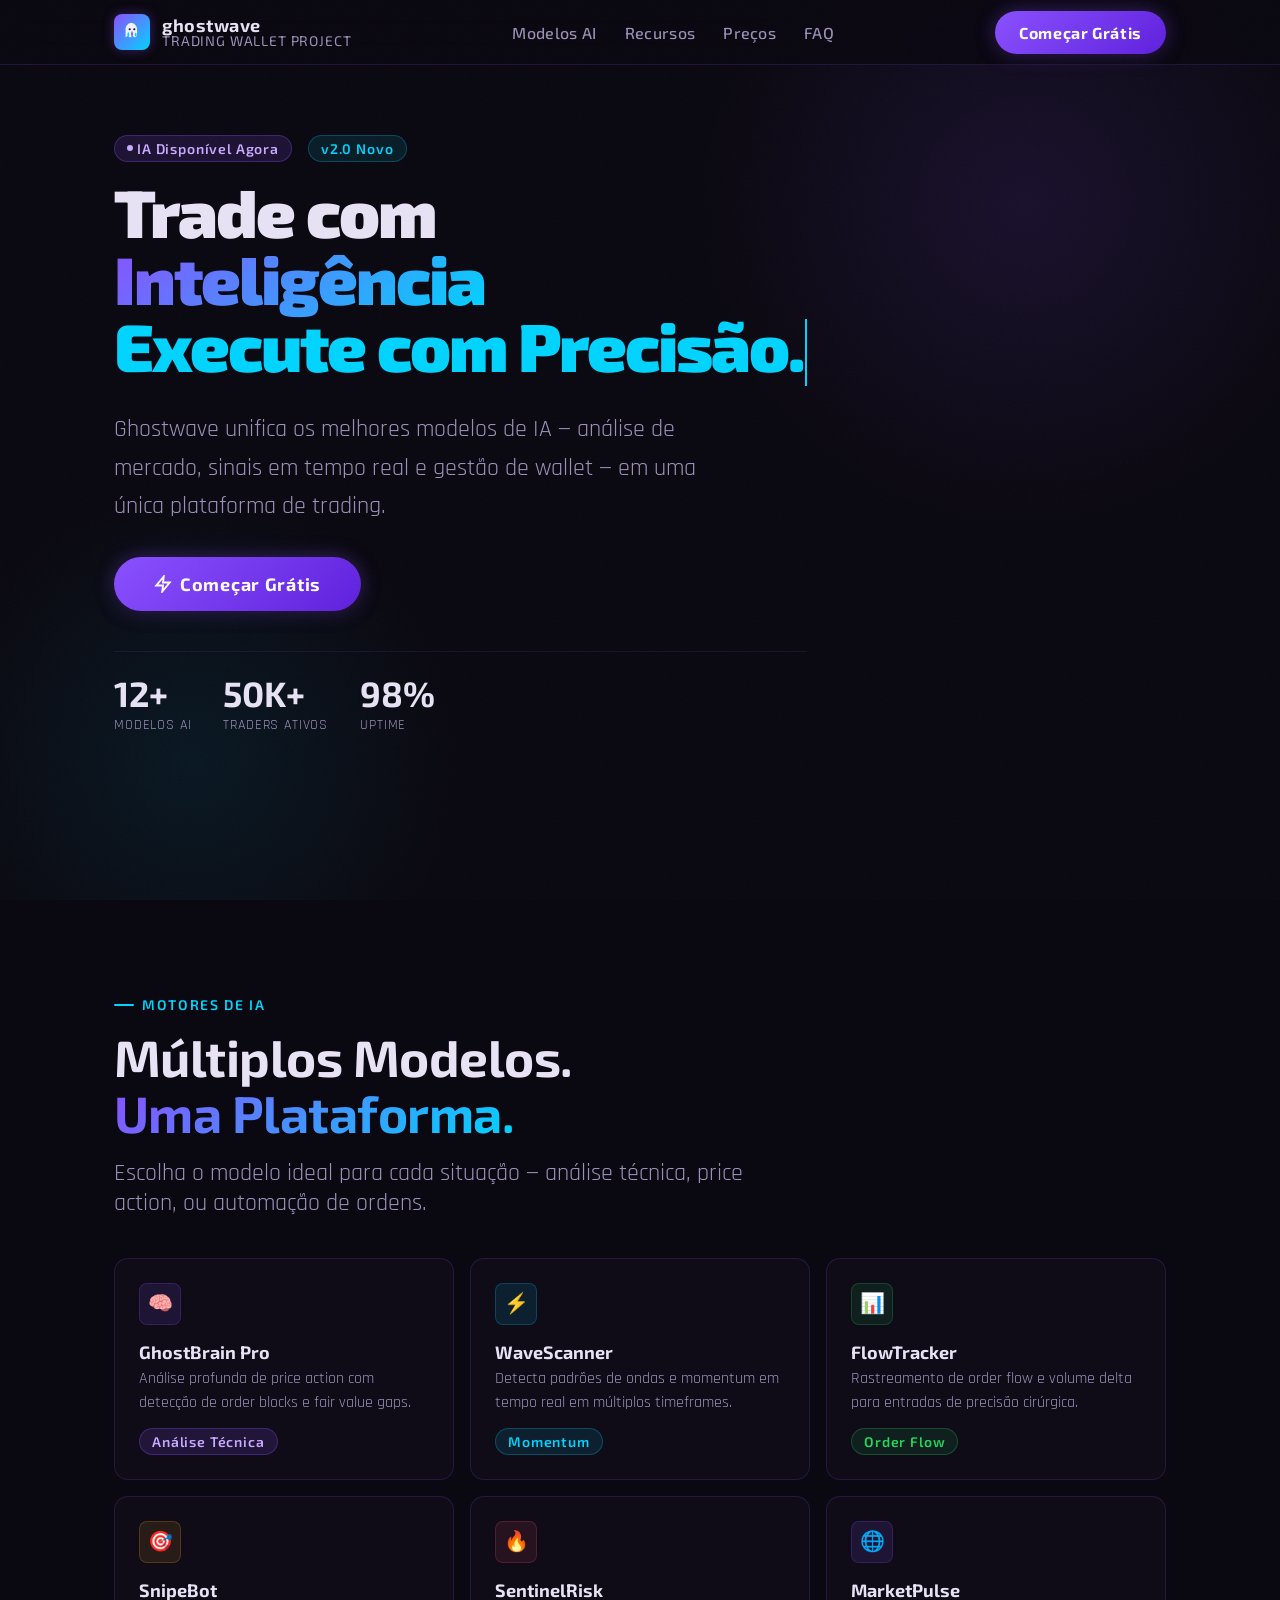
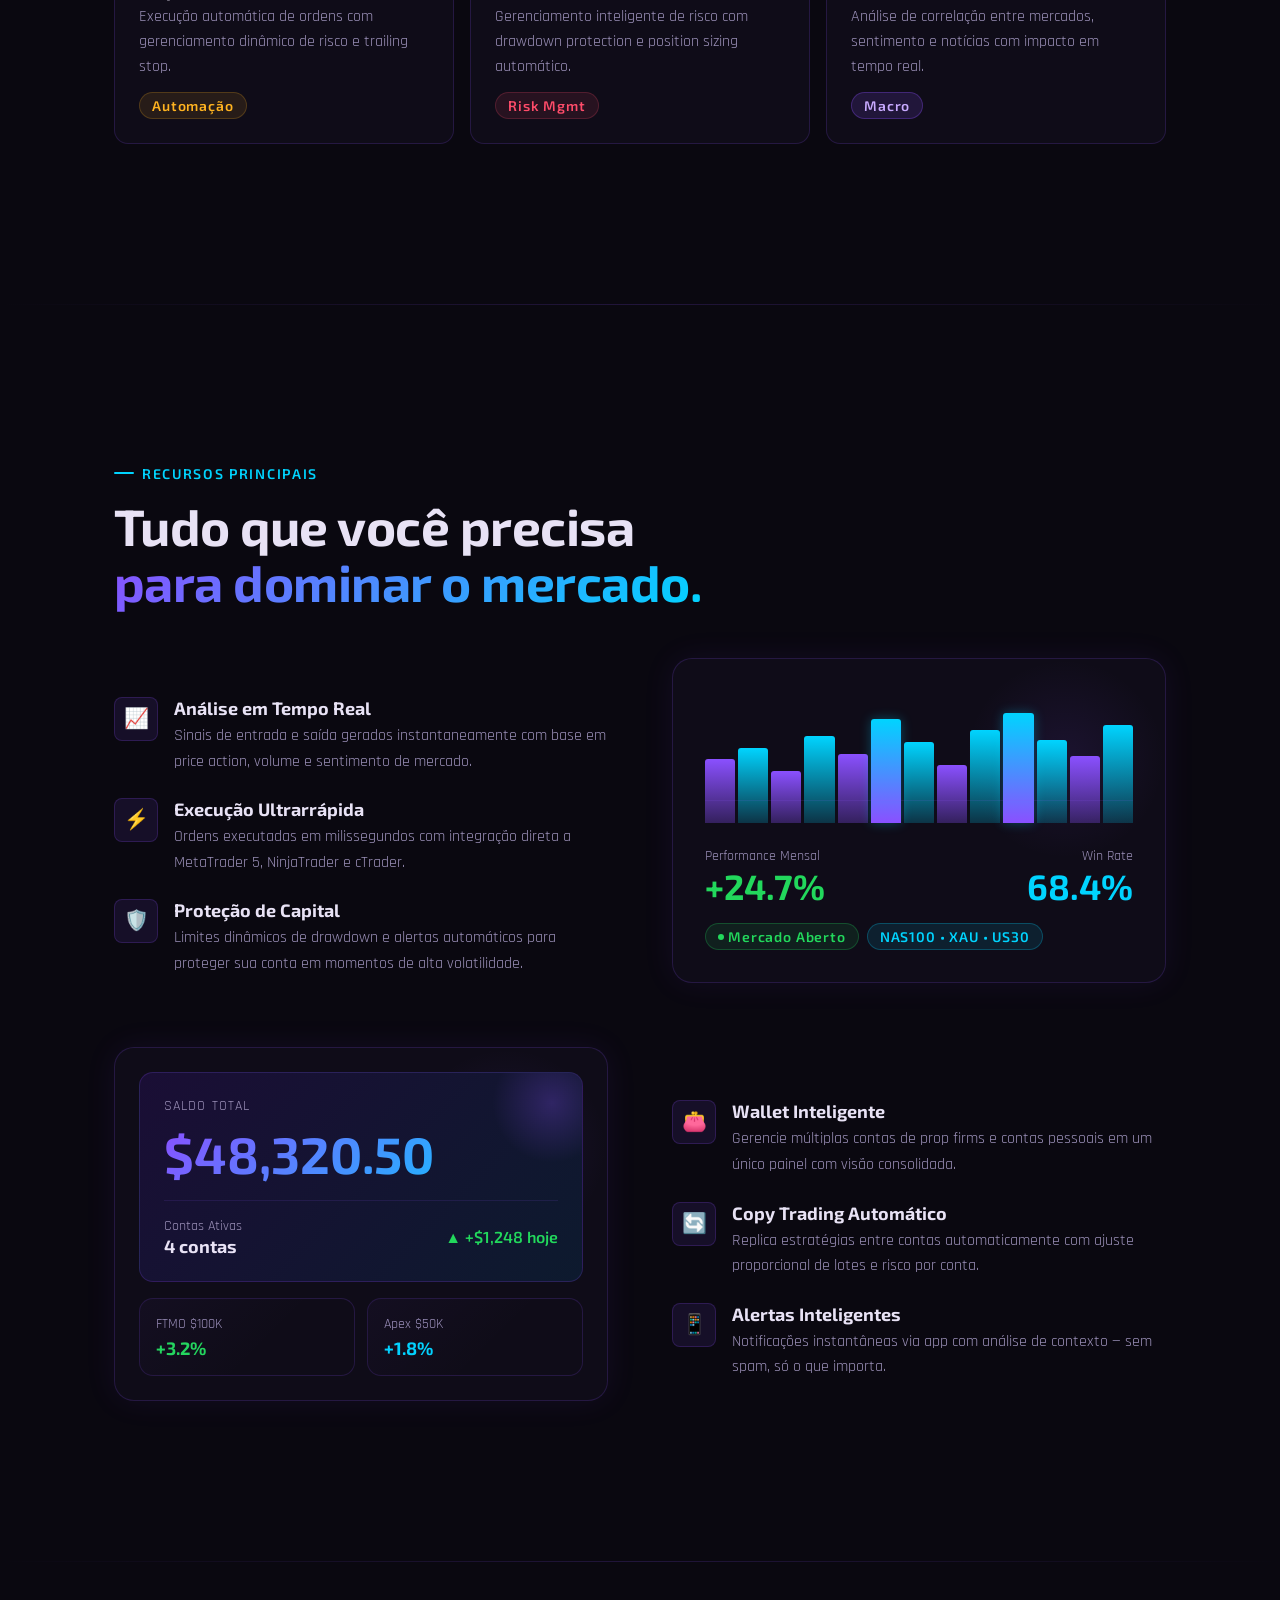
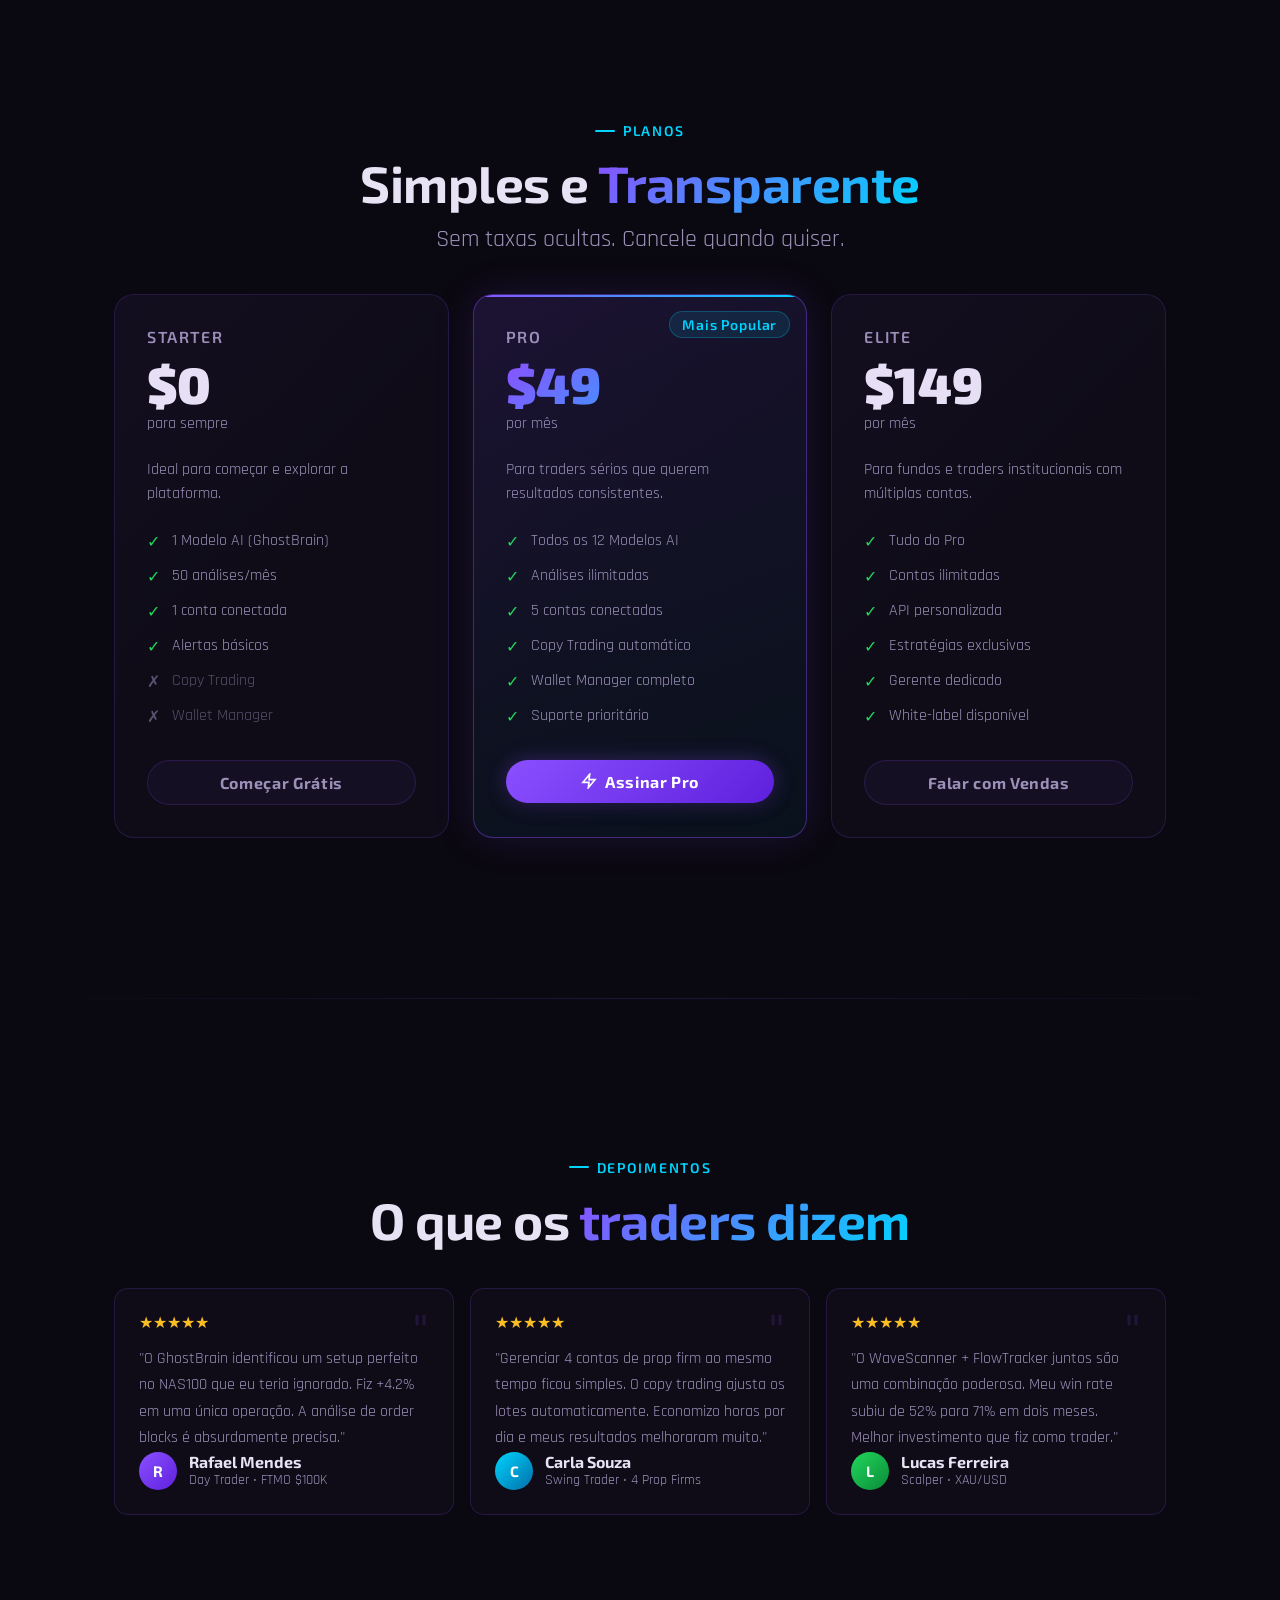
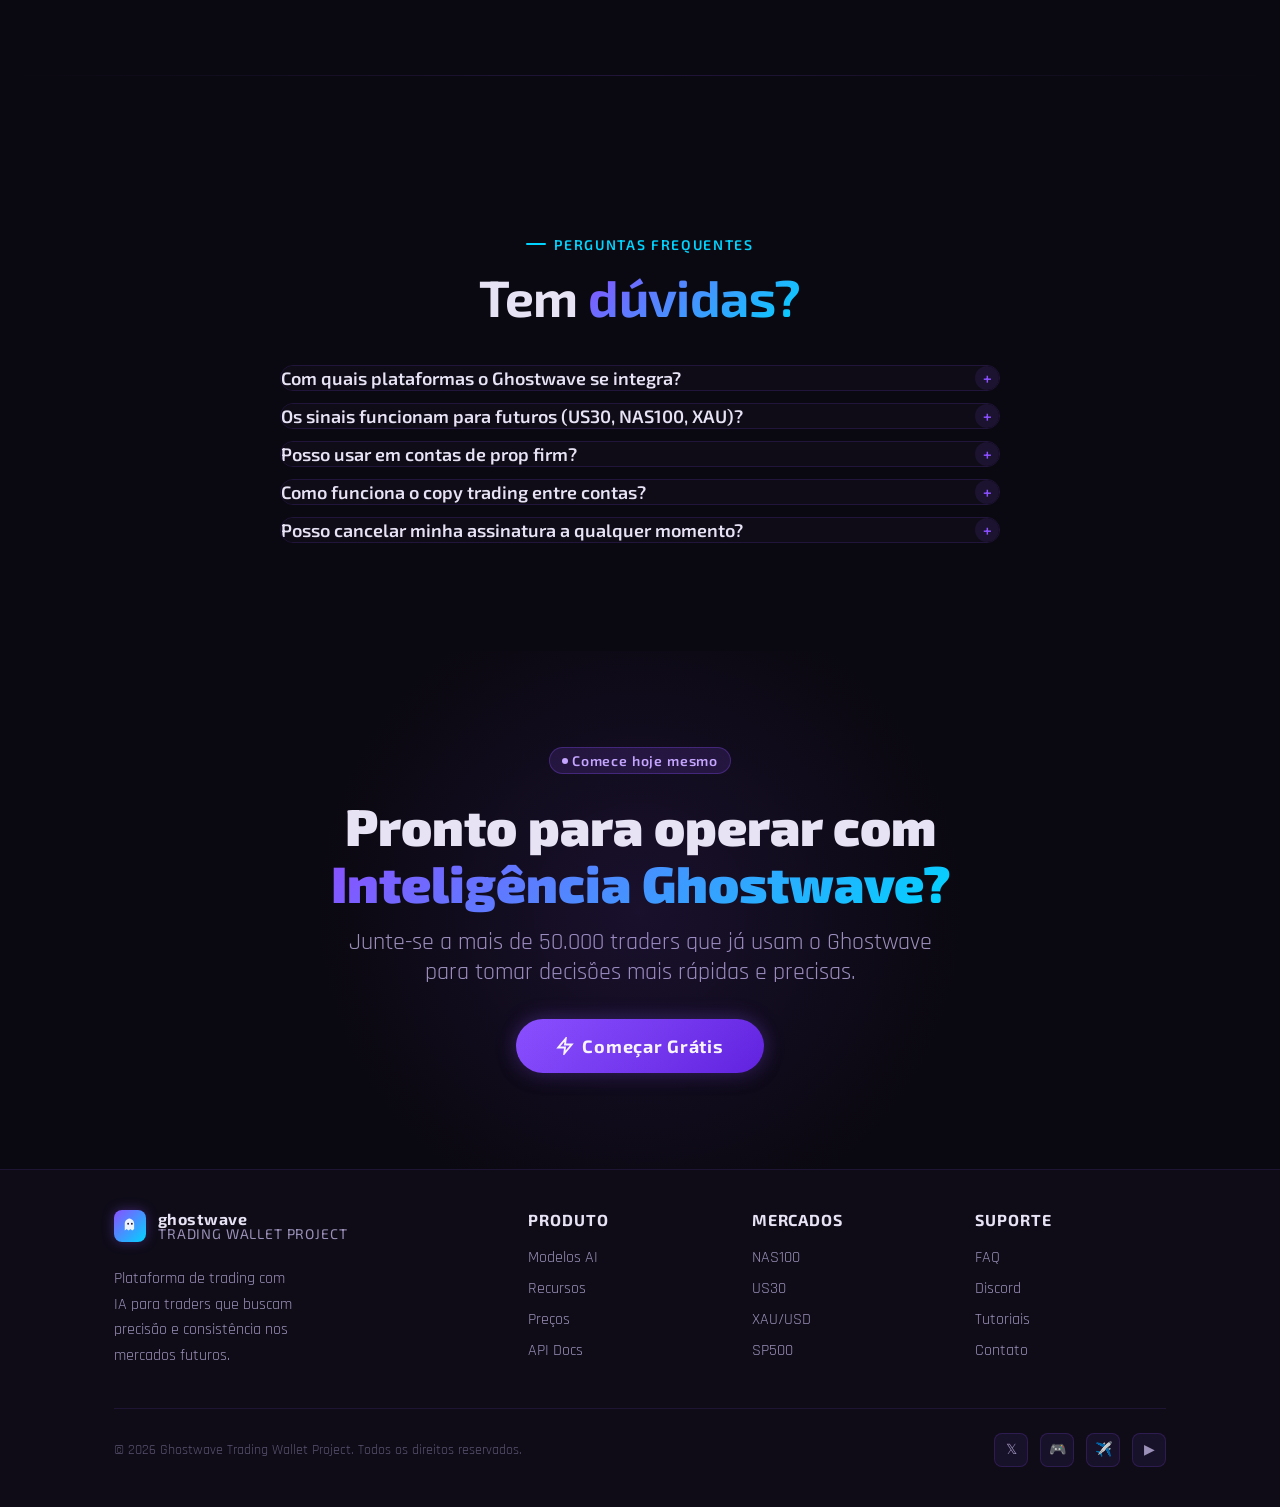
<file: index-pt.html>
<!DOCTYPE html>
<html lang="pt-BR" data-theme="dark">
<head>
<meta charset="UTF-8">
<meta name="viewport" content="width=device-width, initial-scale=1.0">
<title>Ghostwave — Trading Wallet Project</title>
<link rel="preconnect" href="https://fonts.googleapis.com">
<link rel="preconnect" href="https://fonts.gstatic.com" crossorigin>
<link href="https://fonts.googleapis.com/css2?family=Exo+2:wght@300;400;600;700;900&family=Rajdhani:wght@400;500;600;700&display=swap" rel="stylesheet">
<style>
/* ============================================================
   GHOSTWAVE — DESIGN TOKENS
   Dark theme: deep blacks, electric purple, cyan accents
   ============================================================ */
:root {
  --font-display: 'Exo 2', sans-serif;
  --font-body: 'Rajdhani', sans-serif;

  --color-bg:        #0a0810;
  --color-surface:   #0f0c18;
  --color-surface-2: #140f20;
  --color-surface-3: #1a1428;
  --color-border:    rgba(138, 80, 255, 0.18);
  --color-divider:   rgba(138, 80, 255, 0.12);

  --color-text:       #e8e2f5;
  --color-text-muted: #9b90b8;
  --color-text-faint: #5a5270;

  /* Primary — Electric Purple */
  --color-primary:   #8a50ff;
  --color-primary-2: #6b35e8;
  --color-primary-glow: rgba(138, 80, 255, 0.35);

  /* Accent — Electric Cyan */
  --color-cyan:      #00d4ff;
  --color-cyan-dim:  #0099cc;
  --color-cyan-glow: rgba(0, 212, 255, 0.3);

  /* Lightning White */
  --color-lightning: #c8aaff;

  /* Status */
  --color-success: #22d85c;
  --color-warning: #ffb320;
  --color-error:   #ff4c6a;

  --radius-sm: 4px;
  --radius-md: 8px;
  --radius-lg: 14px;
  --radius-xl: 20px;
  --radius-full: 9999px;

  --text-xs:   clamp(0.75rem,  0.7rem + 0.25vw, 0.875rem);
  --text-sm:   clamp(0.875rem, 0.8rem + 0.35vw, 1rem);
  --text-base: clamp(1rem,     0.95rem + 0.25vw, 1.125rem);
  --text-lg:   clamp(1.125rem, 1rem + 0.75vw, 1.5rem);
  --text-xl:   clamp(1.5rem,   1.2rem + 1.25vw, 2.25rem);
  --text-2xl:  clamp(2rem,     1.2rem + 2.5vw, 3.5rem);
  --text-3xl:  clamp(2.5rem,   1rem + 4vw, 5rem);

  --space-1: 0.25rem; --space-2: 0.5rem; --space-3: 0.75rem;
  --space-4: 1rem;    --space-6: 1.5rem; --space-8: 2rem;
  --space-10: 2.5rem; --space-12: 3rem;  --space-16: 4rem;
  --space-20: 5rem;   --space-24: 6rem;

  --transition: 200ms cubic-bezier(0.16, 1, 0.3, 1);
  --content-default: 1100px;
  --content-narrow: 720px;
}

*, *::before, *::after { box-sizing: border-box; margin: 0; padding: 0; }
html { scroll-behavior: smooth; -webkit-font-smoothing: antialiased; }
body {
  min-height: 100dvh;
  font-family: var(--font-body);
  font-size: var(--text-base);
  color: var(--color-text);
  background-color: var(--color-bg);
  overflow-x: hidden;
}
img { display: block; max-width: 100%; }
ul[role="list"] { list-style: none; }
input, button, select { font: inherit; color: inherit; }
h1,h2,h3,h4 { text-wrap: balance; line-height: 1.1; font-family: var(--font-display); }
p { text-wrap: pretty; }
button { cursor: pointer; background: none; border: none; }
::selection { background: rgba(138,80,255,0.3); color: #fff; }
:focus-visible { outline: 2px solid var(--color-cyan); outline-offset: 3px; border-radius: var(--radius-sm); }

/* ===================== GLOBAL NOISE OVERLAY ===================== */
body::before {
  content: '';
  position: fixed;
  inset: 0;
  background-image: url("data:image/svg+xml,%3Csvg xmlns='http://www.w3.org/2000/svg' width='200' height='200'%3E%3Cfilter id='n'%3E%3CfeTurbulence type='fractalNoise' baseFrequency='0.9' numOctaves='4' stitchTiles='stitch'/%3E%3C/filter%3E%3Crect width='200' height='200' filter='url(%23n)' opacity='0.04'/%3E%3C/svg%3E");
  pointer-events: none;
  z-index: 1000;
  opacity: 0.6;
}

/* ===================== SCROLLBAR ===================== */
::-webkit-scrollbar { width: 6px; }
::-webkit-scrollbar-track { background: var(--color-bg); }
::-webkit-scrollbar-thumb { background: var(--color-primary-2); border-radius: var(--radius-full); }

/* ===================== TYPOGRAPHY ===================== */
.display-heading {
  font-family: var(--font-display);
  font-size: var(--text-3xl);
  font-weight: 900;
  letter-spacing: -0.02em;
  line-height: 1.0;
}
.section-heading {
  font-family: var(--font-display);
  font-size: var(--text-2xl);
  font-weight: 700;
  letter-spacing: -0.01em;
}
.label-tag {
  font-family: var(--font-display);
  font-size: var(--text-xs);
  font-weight: 600;
  letter-spacing: 0.12em;
  text-transform: uppercase;
  color: var(--color-cyan);
}
.text-gradient {
  background: linear-gradient(135deg, var(--color-primary) 0%, var(--color-cyan) 100%);
  -webkit-background-clip: text;
  -webkit-text-fill-color: transparent;
  background-clip: text;
}
.text-purple { color: var(--color-primary); }
.text-cyan { color: var(--color-cyan); }
.text-muted { color: var(--color-text-muted); }

/* ===================== LAYOUT ===================== */
.container {
  max-width: var(--content-default);
  margin-inline: auto;
  padding-inline: var(--space-6);
}
.container--narrow {
  max-width: var(--content-narrow);
  margin-inline: auto;
  padding-inline: var(--space-6);
}

/* ===================== BUTTONS ===================== */
.btn {
  display: inline-flex;
  align-items: center;
  gap: var(--space-2);
  padding: var(--space-3) var(--space-6);
  border-radius: var(--radius-full);
  font-family: var(--font-display);
  font-size: var(--text-sm);
  font-weight: 700;
  letter-spacing: 0.04em;
  text-decoration: none;
  transition: all var(--transition);
  cursor: pointer;
  white-space: nowrap;
}
.btn-primary {
  background: linear-gradient(135deg, var(--color-primary) 0%, #5f20dd 100%);
  color: #fff;
  box-shadow: 0 0 20px var(--color-primary-glow), 0 4px 16px rgba(0,0,0,0.5);
}
.btn-primary:hover {
  transform: translateY(-2px);
  box-shadow: 0 0 32px var(--color-primary-glow), 0 8px 24px rgba(0,0,0,0.6);
}
.btn-cyan {
  background: linear-gradient(135deg, var(--color-cyan) 0%, #0077bb 100%);
  color: #000;
  box-shadow: 0 0 20px var(--color-cyan-glow), 0 4px 16px rgba(0,0,0,0.5);
}
.btn-cyan:hover {
  transform: translateY(-2px);
  box-shadow: 0 0 36px var(--color-cyan-glow), 0 8px 24px rgba(0,0,0,0.6);
}
.btn-ghost {
  border: 1px solid var(--color-border);
  color: var(--color-text-muted);
  background: rgba(138,80,255,0.05);
}
.btn-ghost:hover {
  border-color: var(--color-primary);
  color: var(--color-text);
  background: rgba(138,80,255,0.12);
}
.btn-lg { padding: var(--space-4) var(--space-10); font-size: var(--text-base); }

/* ===================== BADGE ===================== */
.badge {
  display: inline-flex;
  align-items: center;
  gap: var(--space-1);
  padding: var(--space-1) var(--space-3);
  border-radius: var(--radius-full);
  font-size: var(--text-xs);
  font-weight: 600;
  font-family: var(--font-display);
  letter-spacing: 0.06em;
}
.badge-purple {
  background: rgba(138,80,255,0.15);
  border: 1px solid rgba(138,80,255,0.3);
  color: var(--color-lightning);
}
.badge-cyan {
  background: rgba(0,212,255,0.1);
  border: 1px solid rgba(0,212,255,0.25);
  color: var(--color-cyan);
}
.badge-success {
  background: rgba(34,216,92,0.1);
  border: 1px solid rgba(34,216,92,0.25);
  color: var(--color-success);
}
.badge-dot {
  width: 6px; height: 6px;
  border-radius: 50%;
  background: currentColor;
  animation: pulse-dot 2s ease-in-out infinite;
}
@keyframes pulse-dot {
  0%,100% { opacity: 1; }
  50% { opacity: 0.4; }
}

/* ===================== CARDS ===================== */
.card {
  background: var(--color-surface);
  border: 1px solid var(--color-border);
  border-radius: var(--radius-lg);
  padding: var(--space-6);
  transition: all var(--transition);
  position: relative;
  overflow: hidden;
}
.card::before {
  content: '';
  position: absolute;
  inset: 0;
  background: linear-gradient(135deg, rgba(138,80,255,0.04) 0%, transparent 60%);
  pointer-events: none;
}
.card:hover {
  border-color: rgba(138,80,255,0.35);
  box-shadow: 0 0 24px rgba(138,80,255,0.1), 0 8px 32px rgba(0,0,0,0.4);
  transform: translateY(-3px);
}
.card-glow {
  box-shadow: 0 0 0 1px rgba(138,80,255,0.2), 0 8px 32px rgba(138,80,255,0.08);
}

/* ===================== DIVIDER ===================== */
.divider {
  height: 1px;
  background: linear-gradient(90deg, transparent, var(--color-border), transparent);
  margin: var(--space-16) 0;
}

/* ===================== NAV ===================== */
.nav {
  position: fixed;
  top: 0; left: 0; right: 0;
  z-index: 900;
  background: rgba(10, 8, 16, 0.85);
  backdrop-filter: blur(16px) saturate(1.5);
  border-bottom: 1px solid var(--color-border);
}
.nav-inner {
  display: flex;
  align-items: center;
  justify-content: space-between;
  height: 64px;
  gap: var(--space-8);
}
.nav-logo {
  display: flex;
  align-items: center;
  gap: var(--space-3);
  text-decoration: none;
  flex-shrink: 0;
}
.nav-logo-icon {
  width: 36px; height: 36px;
  background: linear-gradient(135deg, var(--color-primary), var(--color-cyan));
  border-radius: var(--radius-md);
  display: flex; align-items: center; justify-content: center;
  box-shadow: 0 0 12px var(--color-primary-glow);
  position: relative;
}
.nav-logo-icon svg { width: 22px; height: 22px; }
.nav-logo-text {
  font-family: var(--font-display);
  font-size: var(--text-base);
  font-weight: 700;
  letter-spacing: 0.03em;
  color: var(--color-text);
  line-height: 1;
}
.nav-logo-text span {
  display: block;
  font-size: var(--text-xs);
  color: var(--color-text-muted);
  font-weight: 400;
  letter-spacing: 0.06em;
  text-transform: uppercase;
}
.nav-links {
  display: flex;
  align-items: center;
  gap: var(--space-1);
  list-style: none;
}
.nav-links a {
  display: block;
  padding: var(--space-2) var(--space-3);
  border-radius: var(--radius-md);
  font-family: var(--font-display);
  font-size: var(--text-sm);
  font-weight: 500;
  color: var(--color-text-muted);
  text-decoration: none;
  transition: all var(--transition);
  letter-spacing: 0.02em;
}
.nav-links a:hover { color: var(--color-text); background: rgba(138,80,255,0.08); }
.nav-links a.active { color: var(--color-primary); }
.nav-actions { display: flex; align-items: center; gap: var(--space-3); }
.hamburger {
  display: none;
  flex-direction: column;
  gap: 5px;
  padding: var(--space-2);
  cursor: pointer;
}
.hamburger span {
  display: block;
  width: 22px; height: 2px;
  background: var(--color-text);
  border-radius: 2px;
  transition: all var(--transition);
}

/* ===================== HERO ===================== */
.hero {
  min-height: 100dvh;
  display: flex;
  align-items: center;
  position: relative;
  overflow: hidden;
  padding-top: 64px;
}

/* Lightning background canvas */
.hero-canvas {
  position: absolute;
  inset: 0;
  pointer-events: none;
}

/* Purple glow orbs */
.hero::before {
  content: '';
  position: absolute;
  top: -20%;
  right: -10%;
  width: 60vw; height: 60vw;
  background: radial-gradient(circle, rgba(138,80,255,0.12) 0%, transparent 60%);
  pointer-events: none;
}
.hero::after {
  content: '';
  position: absolute;
  bottom: -20%;
  left: -10%;
  width: 50vw; height: 50vw;
  background: radial-gradient(circle, rgba(0,212,255,0.08) 0%, transparent 60%);
  pointer-events: none;
}

.hero-inner {
  position: relative;
  z-index: 2;
  display: flex;
  flex-direction: column;
  align-items: flex-start;
  max-width: 760px;
  padding-block: var(--space-16);
}
.hero-tag {
  display: inline-flex;
  align-items: center;
  gap: var(--space-2);
  margin-bottom: var(--space-4);
}
.hero-heading {
  font-size: var(--text-3xl);
  font-weight: 900;
  letter-spacing: -0.03em;
  line-height: 1.0;
  margin-bottom: var(--space-6);
}
.hero-desc {
  font-size: var(--text-lg);
  color: var(--color-text-muted);
  line-height: 1.6;
  margin-bottom: var(--space-8);
  max-width: 52ch;
}
.hero-cta {
  display: flex;
  align-items: center;
  gap: var(--space-4);
  flex-wrap: wrap;
  margin-bottom: var(--space-10);
}
.hero-stats {
  display: flex;
  gap: var(--space-8);
  padding-top: var(--space-6);
  border-top: 1px solid var(--color-divider);
}
.hero-stat-num {
  font-family: var(--font-display);
  font-size: var(--text-xl);
  font-weight: 700;
  color: var(--color-text);
  line-height: 1;
  margin-bottom: var(--space-1);
}
.hero-stat-label {
  font-size: var(--text-xs);
  color: var(--color-text-muted);
  letter-spacing: 0.06em;
  text-transform: uppercase;
}

.chat-mockup {
  background: var(--color-surface);
  border: 1px solid var(--color-border);
  border-radius: var(--radius-xl);
  overflow: hidden;
  box-shadow: 0 0 40px rgba(138,80,255,0.15), 0 20px 60px rgba(0,0,0,0.6);
  position: relative;
}
.chat-header {
  display: flex;
  align-items: center;
  justify-content: space-between;
  padding: var(--space-4) var(--space-6);
  border-bottom: 1px solid var(--color-border);
  background: var(--color-surface-2);
}
.chat-header-left { display: flex; align-items: center; gap: var(--space-3); }
.chat-avatar {
  width: 32px; height: 32px;
  border-radius: 50%;
  background: linear-gradient(135deg, var(--color-primary), var(--color-cyan));
  display: flex; align-items: center; justify-content: center;
  font-size: 14px;
  box-shadow: 0 0 10px var(--color-primary-glow);
  flex-shrink: 0;
}
.chat-title {
  font-family: var(--font-display);
  font-size: var(--text-sm);
  font-weight: 700;
  color: var(--color-text);
}
.chat-subtitle { font-size: var(--text-xs); color: var(--color-text-muted); }
.chat-controls { display: flex; gap: var(--space-2); }
.chat-dot {
  width: 10px; height: 10px;
  border-radius: 50%;
}
.chat-messages {
  padding: var(--space-6);
  display: flex;
  flex-direction: column;
  gap: var(--space-4);
  min-height: 280px;
}
.msg {
  display: flex;
  gap: var(--space-3);
  max-width: 85%;
}
.msg.msg-out {
  flex-direction: row-reverse;
  margin-left: auto;
}
.msg-avatar {
  width: 28px; height: 28px;
  border-radius: 50%;
  flex-shrink: 0;
  display: flex; align-items: center; justify-content: center;
  font-size: 12px;
}
.msg-bubble {
  padding: var(--space-3) var(--space-4);
  border-radius: var(--radius-lg);
  font-size: var(--text-sm);
  line-height: 1.55;
}
.msg-in .msg-avatar { background: linear-gradient(135deg, var(--color-primary), #5f20dd); }
.msg-in .msg-bubble {
  background: var(--color-surface-3);
  border: 1px solid var(--color-border);
  color: var(--color-text);
  border-bottom-left-radius: var(--radius-sm);
}
.msg-out .msg-avatar { background: linear-gradient(135deg, var(--color-cyan), #006fa8); }
.msg-out .msg-bubble {
  background: linear-gradient(135deg, rgba(138,80,255,0.2), rgba(138,80,255,0.12));
  border: 1px solid rgba(138,80,255,0.25);
  color: var(--color-text);
  border-bottom-right-radius: var(--radius-sm);
}
.chat-input-area {
  padding: var(--space-4) var(--space-4);
  border-top: 1px solid var(--color-border);
  background: var(--color-surface-2);
}
.chat-input-row {
  display: flex;
  align-items: center;
  gap: var(--space-2);
  background: var(--color-surface-3);
  border: 1px solid var(--color-border);
  border-radius: var(--radius-full);
  padding: var(--space-2) var(--space-2) var(--space-2) var(--space-4);
}
.chat-input {
  flex: 1;
  background: none;
  border: none;
  outline: none;
  font-size: var(--text-sm);
  color: var(--color-text-muted);
}
.chat-send-btn {
  width: 34px; height: 34px;
  border-radius: 50%;
  background: linear-gradient(135deg, var(--color-primary), var(--color-cyan));
  display: flex; align-items: center; justify-content: center;
  cursor: pointer;
  border: none;
  flex-shrink: 0;
  box-shadow: 0 0 12px var(--color-primary-glow);
  transition: all var(--transition);
}
.chat-send-btn:hover { transform: scale(1.08); }

/* Floating badge on mockup */
.chat-float-badge {
  position: absolute;
  bottom: -18px;
  left: 24px;
  background: var(--color-surface-2);
  border: 1px solid var(--color-border);
  border-radius: var(--radius-full);
  padding: var(--space-2) var(--space-4);
  display: flex;
  align-items: center;
  gap: var(--space-2);
  font-size: var(--text-xs);
  font-family: var(--font-display);
  font-weight: 600;
  color: var(--color-success);
  box-shadow: 0 4px 16px rgba(0,0,0,0.4);
  animation: float 3s ease-in-out infinite;
}
@keyframes float {
  0%,100% { transform: translateY(0); }
  50% { transform: translateY(-6px); }
}

/* ===================== SECTION STYLES ===================== */
section { padding-block: clamp(var(--space-16), 8vw, var(--space-24)); }

.section-label {
  display: flex;
  align-items: center;
  gap: var(--space-2);
  margin-bottom: var(--space-4);
}
.section-label::before {
  content: '';
  display: block;
  width: 20px; height: 2px;
  background: var(--color-cyan);
  border-radius: 2px;
}

/* ===================== MODELS SECTION ===================== */
.models-grid {
  display: grid;
  grid-template-columns: repeat(auto-fill, minmax(min(260px, 100%), 1fr));
  gap: var(--space-4);
  margin-top: var(--space-10);
}
.model-card {
  background: var(--color-surface);
  border: 1px solid var(--color-border);
  border-radius: var(--radius-lg);
  padding: var(--space-6) var(--space-6);
  transition: all var(--transition);
  cursor: default;
  position: relative;
  overflow: hidden;
}
.model-card::after {
  content: '';
  position: absolute;
  top: 0; left: 0; right: 0;
  height: 2px;
  background: linear-gradient(90deg, var(--color-primary), var(--color-cyan));
  opacity: 0;
  transition: opacity var(--transition);
}
.model-card:hover {
  border-color: rgba(138,80,255,0.35);
  transform: translateY(-3px);
  box-shadow: 0 0 24px rgba(138,80,255,0.1);
}
.model-card:hover::after { opacity: 1; }
.model-icon {
  width: 42px; height: 42px;
  border-radius: var(--radius-md);
  display: flex; align-items: center; justify-content: center;
  margin-bottom: var(--space-4);
  font-size: 20px;
}
.model-name {
  font-family: var(--font-display);
  font-size: var(--text-base);
  font-weight: 700;
  margin-bottom: var(--space-1);
  color: var(--color-text);
  word-break: break-word;
}
.model-desc {
  font-size: var(--text-sm);
  color: var(--color-text-muted);
  line-height: 1.55;
  margin-bottom: var(--space-3);
  word-break: break-word;
  overflow-wrap: break-word;
}

/* ===================== FEATURES ===================== */
.features-layout {
  display: grid;
  grid-template-columns: 1fr 1fr;
  gap: var(--space-16);
  align-items: center;
  margin-top: var(--space-10);
}
.features-layout.reverse { direction: rtl; }
.features-layout.reverse > * { direction: ltr; }
.feature-visual {
  background: var(--color-surface);
  border: 1px solid var(--color-border);
  border-radius: var(--radius-xl);
  padding: var(--space-6);
  position: relative;
  overflow: hidden;
  box-shadow: 0 0 32px rgba(138,80,255,0.08);
}
.feature-visual::before {
  content: '';
  position: absolute;
  top: 0; right: 0;
  width: 200px; height: 200px;
  background: radial-gradient(circle, rgba(138,80,255,0.1) 0%, transparent 70%);
  pointer-events: none;
}
.feature-list {
  display: flex;
  flex-direction: column;
  gap: var(--space-6);
  margin-top: var(--space-8);
}
.feature-item {
  display: flex;
  gap: var(--space-4);
  align-items: flex-start;
}
.feature-icon-wrap {
  width: 44px; height: 44px;
  border-radius: var(--radius-md);
  background: rgba(138,80,255,0.1);
  border: 1px solid rgba(138,80,255,0.2);
  display: flex; align-items: center; justify-content: center;
  flex-shrink: 0;
  font-size: 20px;
}
.feature-item-title {
  font-family: var(--font-display);
  font-size: var(--text-base);
  font-weight: 700;
  margin-bottom: var(--space-1);
  color: var(--color-text);
}
.feature-item-desc {
  font-size: var(--text-sm);
  color: var(--color-text-muted);
  line-height: 1.6;
}

/* Mini chart visual */
.mini-chart {
  position: relative;
  height: 140px;
  display: flex;
  align-items: flex-end;
  gap: 3px;
  padding: var(--space-4) 0 var(--space-2) 0;
}
.mini-bar {
  flex: 1;
  border-radius: 3px 3px 0 0;
  background: linear-gradient(180deg, var(--color-primary) 0%, rgba(138,80,255,0.3) 100%);
  position: relative;
  transition: all 0.5s ease;
}
.mini-bar.up { background: linear-gradient(180deg, var(--color-cyan) 0%, rgba(0,212,255,0.2) 100%); }
.mini-bar.highlight {
  background: linear-gradient(180deg, var(--color-cyan), var(--color-primary));
  box-shadow: 0 0 12px var(--color-cyan-glow);
}
.chart-line {
  position: absolute;
  bottom: 30px; left: 0; right: 0;
  height: 1px;
  background: var(--color-divider);
}

/* Wallet card visual */
.wallet-card-visual {
  background: linear-gradient(135deg, #1a0e35 0%, #0d1a2e 100%);
  border: 1px solid rgba(138,80,255,0.2);
  border-radius: var(--radius-lg);
  padding: var(--space-6);
  position: relative;
  overflow: hidden;
}
.wallet-card-visual::before {
  content: '';
  position: absolute;
  top: -30px; right: -30px;
  width: 120px; height: 120px;
  border-radius: 50%;
  background: radial-gradient(circle, rgba(138,80,255,0.25) 0%, transparent 70%);
}
.wallet-balance { font-family: var(--font-display); font-size: var(--text-2xl); font-weight: 700; }
.wallet-label { font-size: var(--text-xs); color: var(--color-text-muted); text-transform: uppercase; letter-spacing: 0.08em; margin-bottom: var(--space-2); }
.wallet-row {
  display: flex; justify-content: space-between; align-items: center;
  margin-top: var(--space-4);
  padding-top: var(--space-4);
  border-top: 1px solid var(--color-divider);
}
.wallet-change { font-size: var(--text-sm); color: var(--color-success); font-family: var(--font-display); font-weight: 600; }
.wallet-change.down { color: var(--color-error); }

/* ===================== PRICING ===================== */
.pricing-grid {
  display: grid;
  grid-template-columns: repeat(3, 1fr);
  gap: var(--space-6);
  margin-top: var(--space-10);
}
.pricing-card {
  background: var(--color-surface);
  border: 1px solid var(--color-border);
  border-radius: var(--radius-xl);
  padding: var(--space-8);
  position: relative;
  overflow: hidden;
  transition: all var(--transition);
}
.pricing-card.featured {
  background: linear-gradient(160deg, rgba(138,80,255,0.12) 0%, rgba(0,212,255,0.05) 100%);
  border-color: rgba(138,80,255,0.4);
  box-shadow: 0 0 40px rgba(138,80,255,0.15);
}
.pricing-card::before {
  content: '';
  position: absolute;
  inset: 0;
  background: linear-gradient(135deg, rgba(138,80,255,0.03) 0%, transparent 50%);
  pointer-events: none;
}
.pricing-card.featured::after {
  content: '';
  position: absolute;
  top: 0; left: 0; right: 0;
  height: 2px;
  background: linear-gradient(90deg, var(--color-primary), var(--color-cyan));
}
.pricing-popular {
  position: absolute;
  top: var(--space-4);
  right: var(--space-4);
}
.pricing-plan {
  font-family: var(--font-display);
  font-size: var(--text-sm);
  font-weight: 600;
  color: var(--color-text-muted);
  text-transform: uppercase;
  letter-spacing: 0.1em;
  margin-bottom: var(--space-3);
}
.pricing-price {
  font-family: var(--font-display);
  font-size: var(--text-2xl);
  font-weight: 900;
  line-height: 1;
  margin-bottom: var(--space-1);
}
.pricing-period { font-size: var(--text-sm); color: var(--color-text-muted); margin-bottom: var(--space-6); }
.pricing-desc { font-size: var(--text-sm); color: var(--color-text-muted); margin-bottom: var(--space-6); line-height: 1.5; }
.pricing-features {
  list-style: none;
  display: flex;
  flex-direction: column;
  gap: var(--space-3);
  margin-bottom: var(--space-8);
}
.pricing-features li {
  display: flex;
  align-items: flex-start;
  gap: var(--space-3);
  font-size: var(--text-sm);
  color: var(--color-text-muted);
}
.pricing-features li .check { color: var(--color-success); flex-shrink: 0; margin-top: 2px; }
.pricing-features li .cross { color: var(--color-text-faint); flex-shrink: 0; margin-top: 2px; }

/* ===================== TESTIMONIALS ===================== */
.testi-grid {
  display: grid;
  grid-template-columns: repeat(3, 1fr);
  gap: var(--space-4);
  margin-top: var(--space-10);
}
.testi-card {
  background: var(--color-surface);
  border: 1px solid var(--color-border);
  border-radius: var(--radius-lg);
  padding: var(--space-6);
  position: relative;
}
.testi-card::before {
  content: '"';
  position: absolute;
  top: var(--space-4);
  right: var(--space-6);
  font-size: 48px;
  font-family: var(--font-display);
  color: rgba(138,80,255,0.15);
  line-height: 1;
}
.testi-stars { color: #fbbf24; margin-bottom: var(--space-3); font-size: var(--text-sm); }
.testi-text {
  font-size: var(--text-sm);
  color: var(--color-text-muted);
  line-height: 1.65;
  margin-bottom: var(--space-5);
}
.testi-author { display: flex; align-items: center; gap: var(--space-3); }
.testi-avatar {
  width: 38px; height: 38px;
  border-radius: 50%;
  display: flex; align-items: center; justify-content: center;
  font-size: 15px;
  font-family: var(--font-display);
  font-weight: 700;
  color: #fff;
  flex-shrink: 0;
}
.testi-name { font-family: var(--font-display); font-size: var(--text-sm); font-weight: 700; }
.testi-role { font-size: var(--text-xs); color: var(--color-text-muted); }

/* ===================== CTA SECTION ===================== */
.cta-section {
  position: relative;
  overflow: hidden;
  text-align: center;
  padding-block: clamp(var(--space-16), 8vw, var(--space-24));
}
.cta-glow {
  position: absolute;
  top: 50%; left: 50%;
  transform: translate(-50%, -50%);
  width: 60vw; height: 60vw;
  background: radial-gradient(circle, rgba(138,80,255,0.12) 0%, transparent 60%);
  pointer-events: none;
}
.cta-heading {
  font-size: var(--text-2xl);
  font-weight: 900;
  margin-bottom: var(--space-4);
  position: relative;
}
.cta-desc { font-size: var(--text-lg); color: var(--color-text-muted); margin-bottom: var(--space-8); max-width: 50ch; margin-inline: auto; }
.cta-actions { display: flex; justify-content: center; gap: var(--space-4); flex-wrap: wrap; }

/* ===================== FOOTER ===================== */
.footer {
  border-top: 1px solid var(--color-divider);
  padding-block: var(--space-10);
  background: var(--color-surface);
}
.footer-inner {
  display: grid;
  grid-template-columns: 2fr 1fr 1fr 1fr;
  gap: var(--space-8);
  margin-bottom: var(--space-10);
}
.footer-brand-desc { font-size: var(--text-sm); color: var(--color-text-muted); line-height: 1.6; margin-top: var(--space-3); max-width: 28ch; }
.footer-col-title {
  font-family: var(--font-display);
  font-size: var(--text-sm);
  font-weight: 700;
  letter-spacing: 0.06em;
  text-transform: uppercase;
  color: var(--color-text);
  margin-bottom: var(--space-4);
}
.footer-links { list-style: none; display: flex; flex-direction: column; gap: var(--space-2); }
.footer-links a {
  font-size: var(--text-sm);
  color: var(--color-text-muted);
  text-decoration: none;
  transition: color var(--transition);
}
.footer-links a:hover { color: var(--color-primary); }
.footer-bottom {
  display: flex;
  align-items: center;
  justify-content: space-between;
  padding-top: var(--space-6);
  border-top: 1px solid var(--color-divider);
}
.footer-copy { font-size: var(--text-xs); color: var(--color-text-faint); }
.footer-social { display: flex; gap: var(--space-3); }
.social-btn {
  width: 34px; height: 34px;
  border-radius: var(--radius-md);
  background: rgba(138,80,255,0.08);
  border: 1px solid var(--color-border);
  display: flex; align-items: center; justify-content: center;
  color: var(--color-text-muted);
  transition: all var(--transition);
  text-decoration: none;
  font-size: 14px;
}
.social-btn:hover {
  background: rgba(138,80,255,0.15);
  border-color: rgba(138,80,255,0.35);
  color: var(--color-primary);
}

/* ===================== FAQ ===================== */
.faq-list { max-width: 720px; margin: var(--space-10) auto 0; }
.faq-item {
  border: 1px solid var(--color-border);
  border-radius: var(--radius-lg);
  margin-bottom: var(--space-3);
  overflow: hidden;
  transition: border-color var(--transition);
}
.faq-item.open { border-color: rgba(138,80,255,0.35); }
.faq-question {
  width: 100%;
  text-align: left;
  padding: var(--space-5) var(--space-6);
  display: flex;
  justify-content: space-between;
  align-items: center;
  font-family: var(--font-display);
  font-size: var(--text-base);
  font-weight: 600;
  color: var(--color-text);
  background: var(--color-surface);
  cursor: pointer;
  transition: background var(--transition);
}
.faq-question:hover { background: rgba(138,80,255,0.05); }
.faq-icon {
  width: 24px; height: 24px;
  border-radius: 50%;
  background: rgba(138,80,255,0.1);
  display: flex; align-items: center; justify-content: center;
  flex-shrink: 0;
  font-size: 16px;
  color: var(--color-primary);
  transition: transform var(--transition);
}
.faq-item.open .faq-icon { transform: rotate(45deg); }
.faq-answer {
  max-height: 0;
  overflow: hidden;
  transition: max-height 0.35s cubic-bezier(0.16, 1, 0.3, 1);
  background: var(--color-surface);
}
.faq-answer-inner {
  padding: 0 var(--space-6) var(--space-5);
  font-size: var(--text-sm);
  color: var(--color-text-muted);
  line-height: 1.7;
}
.faq-item.open .faq-answer { max-height: 300px; }

/* ===================== ANIMATED TYPING ===================== */
.typing-cursor {
  display: inline-block;
  width: 2px; height: 1em;
  background: var(--color-cyan);
  margin-left: 2px;
  vertical-align: text-bottom;
  animation: blink 1s step-end infinite;
}
@keyframes blink { 0%,100%{opacity:1} 50%{opacity:0} }

/* ===================== SCROLL REVEAL ===================== */
.reveal {
  opacity: 0;
  transform: translateY(20px);
  transition: opacity 0.6s cubic-bezier(0.16,1,0.3,1), transform 0.6s cubic-bezier(0.16,1,0.3,1);
}
.reveal.revealed { opacity: 1; transform: none; }

/* ===================== RESPONSIVE ===================== */

/* --- Tablet 900px --- */
@media (max-width: 900px) {
  .features-layout,
  .features-layout.reverse { grid-template-columns: 1fr; direction: ltr; }
  .features-layout.reverse .feature-content { order: 1; }
  .features-layout.reverse .feature-visual { order: 2; }
  .pricing-grid { grid-template-columns: 1fr; max-width: 440px; margin-inline: auto; }
  .testi-grid { grid-template-columns: 1fr; max-width: 520px; margin-inline: auto; }
  .footer-inner { grid-template-columns: 1fr 1fr; gap: var(--space-8); }
  .nav-links { display: none; }
  .hamburger { display: flex; }
}

/* --- Mobile 640px --- */
@media (max-width: 640px) {
  .container,
  .container--narrow { padding-inline: var(--space-4); }

  /* Nav */
  .nav-inner { height: 56px; gap: var(--space-3); }
  .nav-logo-text span { display: none; }
  .nav-logo-text { font-size: 0.85rem; }

  /* Hero */
  .hero { padding-top: 56px; }
  .hero-inner { padding-block: var(--space-10); }
  .hero-heading { font-size: clamp(1.9rem, 9vw, 2.8rem); }
  .hero-desc { font-size: var(--text-base); }
  .hero-cta { flex-direction: column; align-items: flex-start; gap: var(--space-3); }
  .hero-cta .btn { min-width: 200px; padding: var(--space-3) var(--space-8); font-size: var(--text-sm); }
  .hero-stats { flex-wrap: wrap; gap: var(--space-4) var(--space-8); }

  /* Sections general */
  section { padding-block: var(--space-12); }
  .section-heading { font-size: var(--text-xl); }
  .divider { margin: var(--space-8) 0; }

  /* Models */
  .models-grid { grid-template-columns: 1fr; gap: var(--space-3); }
  .model-card { padding: var(--space-4); }

  /* Features */
  .features-layout { gap: var(--space-8); }
  .feature-visual { padding: var(--space-4); }
  .feature-list { gap: var(--space-4); }
  .feature-icon-wrap { width: 38px; height: 38px; font-size: 18px; flex-shrink: 0; }

  /* Pricing */
  .pricing-grid { max-width: 100%; }
  .pricing-card { padding: var(--space-6); }
  .pricing-price { font-size: var(--text-xl); }

  /* Testimonials */
  .testi-grid { max-width: 100%; }

  /* FAQ */
  .faq-list { margin-top: var(--space-6); }
  .faq-question { font-size: var(--text-sm); padding: var(--space-4); }
  .faq-answer-inner { padding: 0 var(--space-4) var(--space-4); }

  /* CTA */
  .cta-heading { font-size: var(--text-xl); }
  .cta-desc { font-size: var(--text-base); }
  .cta-actions { flex-direction: column; align-items: center; gap: var(--space-3); }
  .cta-actions .btn { min-width: 220px; padding: var(--space-3) var(--space-8); font-size: var(--text-sm); }

  /* Footer */
  .footer-inner { grid-template-columns: 1fr; gap: var(--space-5); }
  .footer-bottom { flex-direction: column; gap: var(--space-4); text-align: center; }
  .footer-social { justify-content: center; }

  /* Wallet */
  .wallet-card-visual { padding: var(--space-4); }
  .wallet-balance { font-size: var(--text-xl); }
}

/* --- Small mobile 400px --- */
@media (max-width: 420px) {
  .hero-stats { flex-direction: column; gap: var(--space-3); }
  .hero-stat-num { font-size: var(--text-lg); }
  .btn-lg { padding: var(--space-3) var(--space-7); font-size: var(--text-sm); }
  .nav-logo-text { font-size: 0.78rem; }
  .badge { font-size: 0.65rem; }
  .mini-chart { height: 110px; }
}

/* ===================== MOBILE MENU ===================== */
.mobile-menu {
  display: none;
  position: fixed;
  top: 64px; left: 0; right: 0;
  background: rgba(10,8,16,0.97);
  backdrop-filter: blur(16px);
  border-bottom: 1px solid var(--color-border);
  z-index: 899;
  padding: var(--space-4) var(--space-6) var(--space-6);
  flex-direction: column;
  gap: var(--space-1);
}
.mobile-menu.open { display: flex; }
.mobile-menu a {
  padding: var(--space-3) var(--space-4);
  border-radius: var(--radius-md);
  font-family: var(--font-display);
  font-size: var(--text-base);
  font-weight: 500;
  color: var(--color-text-muted);
  text-decoration: none;
  transition: all var(--transition);
}
.mobile-menu a:hover { background: rgba(138,80,255,0.08); color: var(--color-text); }

/* ===================== COUNTER ANIMATION ===================== */
.count-up { display: inline-block; }
</style>
</head>
<body>

<!-- ==================== NAV ==================== -->
<nav class="nav" role="navigation">
  <div class="container">
    <div class="nav-inner">
      <a href="#" class="nav-logo" aria-label="Ghostwave Home">
        <div class="nav-logo-icon">
          <!-- Ghost SVG logo -->
          <svg viewBox="0 0 24 24" fill="none" xmlns="http://www.w3.org/2000/svg" aria-hidden="true">
            <path d="M12 2C8.13 2 5 5.13 5 9v9l2.5-2 2.5 2 2.5-2 2.5 2 2.5-2V9c0-3.87-3.13-7-7-7z" fill="rgba(255,255,255,0.9)"/>
            <circle cx="9.5" cy="9" r="1.2" fill="#1a0e35"/>
            <circle cx="14.5" cy="9" r="1.2" fill="#1a0e35"/>
            <!-- candlestick detail -->
            <line x1="8" y1="13" x2="8" y2="16" stroke="#00d4ff" stroke-width="1.5" stroke-linecap="round"/>
            <rect x="7" y="14" width="2" height="1.5" fill="#00d4ff" rx="0.3"/>
            <line x1="12" y1="12" x2="12" y2="16" stroke="#8a50ff" stroke-width="1.5" stroke-linecap="round"/>
            <rect x="11" y="13" width="2" height="2" fill="#8a50ff" rx="0.3"/>
            <line x1="16" y1="13.5" x2="16" y2="16" stroke="#00d4ff" stroke-width="1.5" stroke-linecap="round"/>
            <rect x="15" y="14.5" width="2" height="1.2" fill="#00d4ff" rx="0.3"/>
          </svg>
        </div>
        <div class="nav-logo-text">
          ghostwave
          <span>Trading Wallet Project</span>
        </div>
      </a>

      <ul class="nav-links" role="list">
        <li><a href="#modelos" class="active">Modelos AI</a></li>
        <li><a href="#recursos">Recursos</a></li>
        <li><a href="#precos">Preços</a></li>
        <li><a href="#faq">FAQ</a></li>
      </ul>

      <div class="nav-actions">
        <a href="#" class="btn btn-primary">Começar Grátis</a>
        <button class="hamburger" aria-label="Menu" id="hamburger-btn">
          <span></span><span></span><span></span>
        </button>
      </div>
    </div>
  </div>
</nav>

<!-- Mobile Menu -->
<div class="mobile-menu" id="mobile-menu" role="navigation">
  <a href="#modelos">Modelos AI</a>
  <a href="#recursos">Recursos</a>
  <a href="#precos">Preços</a>
  <a href="#faq">FAQ</a>
  <a href="#" style="color:var(--color-primary);font-weight:700;margin-top:var(--space-2)">Começar Grátis →</a>
</div>

<!-- ==================== HERO ==================== -->
<section class="hero" id="home">
  <canvas class="hero-canvas" id="lightning-canvas" aria-hidden="true"></canvas>
  <div class="container" style="width:100%">
    <div class="hero-inner">
      <div class="hero-content">
        <div class="hero-tag">
          <span class="badge badge-purple"><span class="badge-dot"></span> IA Disponível Agora</span>
          <span class="badge badge-cyan" style="margin-left:var(--space-2)">v2.0 Novo</span>
        </div>

        <h1 class="hero-heading">
          Trade com<br>
          <span class="text-gradient">Inteligência</span><br>
          <span id="hero-typed" style="color:var(--color-cyan)"></span><span class="typing-cursor"></span>
        </h1>

        <p class="hero-desc">
          Ghostwave unifica os melhores modelos de IA — análise de mercado, sinais em tempo real e gestão de wallet — em uma única plataforma de trading.
        </p>

        <div class="hero-cta">
          <a href="#" class="btn btn-primary btn-lg">
            <svg width="18" height="18" viewBox="0 0 24 24" fill="none" stroke="currentColor" stroke-width="2.5" aria-hidden="true"><path d="M13 2L3 14h9l-1 8 10-12h-9l1-8z"/></svg>
            Começar Grátis
          </a>
        </div>

        <div class="hero-stats">
          <div class="hero-stat">
            <div class="hero-stat-num"><span class="count-up" data-target="12">0</span>+</div>
            <div class="hero-stat-label">Modelos AI</div>
          </div>
          <div class="hero-stat">
            <div class="hero-stat-num"><span class="count-up" data-target="50">0</span>K+</div>
            <div class="hero-stat-label">Traders Ativos</div>
          </div>
          <div class="hero-stat">
            <div class="hero-stat-num"><span class="count-up" data-target="98">0</span>%</div>
            <div class="hero-stat-label">Uptime</div>
          </div>
        </div>
      </div>
    </div>
  </div>
</section>

<!-- ==================== MODELS SECTION ==================== -->
<section id="modelos" aria-labelledby="models-heading">
  <div class="container">
    <div class="section-label">
      <span class="label-tag">Motores de IA</span>
    </div>
    <h2 class="section-heading reveal" id="models-heading">
      Múltiplos Modelos.<br>
      <span class="text-gradient">Uma Plataforma.</span>
    </h2>
    <p class="text-muted reveal" style="margin-top:var(--space-4);max-width:56ch;font-size:var(--text-lg)">
      Escolha o modelo ideal para cada situação — análise técnica, price action, ou automação de ordens.
    </p>

    <div class="models-grid">
      <div class="model-card reveal">
        <div class="model-icon" style="background:rgba(138,80,255,0.12);border:1px solid rgba(138,80,255,0.2)">🧠</div>
        <div class="model-name">GhostBrain Pro</div>
        <div class="model-desc">Análise profunda de price action com detecção de order blocks e fair value gaps.</div>
        <span class="badge badge-purple">Análise Técnica</span>
      </div>
      <div class="model-card reveal">
        <div class="model-icon" style="background:rgba(0,212,255,0.1);border:1px solid rgba(0,212,255,0.2)">⚡</div>
        <div class="model-name">WaveScanner</div>
        <div class="model-desc">Detecta padrões de ondas e momentum em tempo real em múltiplos timeframes.</div>
        <span class="badge badge-cyan">Momentum</span>
      </div>
      <div class="model-card reveal">
        <div class="model-icon" style="background:rgba(34,216,92,0.1);border:1px solid rgba(34,216,92,0.2)">📊</div>
        <div class="model-name">FlowTracker</div>
        <div class="model-desc">Rastreamento de order flow e volume delta para entradas de precisão cirúrgica.</div>
        <span class="badge badge-success">Order Flow</span>
      </div>
      <div class="model-card reveal">
        <div class="model-icon" style="background:rgba(255,179,32,0.1);border:1px solid rgba(255,179,32,0.2)">🎯</div>
        <div class="model-name">SnipeBot</div>
        <div class="model-desc">Execução automática de ordens com gerenciamento dinâmico de risco e trailing stop.</div>
        <span class="badge" style="background:rgba(255,179,32,0.1);border:1px solid rgba(255,179,32,0.2);color:#ffb320">Automação</span>
      </div>
      <div class="model-card reveal">
        <div class="model-icon" style="background:rgba(255,76,106,0.1);border:1px solid rgba(255,76,106,0.2)">🔥</div>
        <div class="model-name">SentinelRisk</div>
        <div class="model-desc">Gerenciamento inteligente de risco com drawdown protection e position sizing automático.</div>
        <span class="badge" style="background:rgba(255,76,106,0.1);border:1px solid rgba(255,76,106,0.2);color:#ff4c6a">Risk Mgmt</span>
      </div>
      <div class="model-card reveal">
        <div class="model-icon" style="background:rgba(138,80,255,0.12);border:1px solid rgba(138,80,255,0.2)">🌐</div>
        <div class="model-name">MarketPulse</div>
        <div class="model-desc">Análise de correlação entre mercados, sentimento e notícias com impacto em tempo real.</div>
        <span class="badge badge-purple">Macro</span>
      </div>
    </div>
  </div>
</section>

<div class="divider"></div>

<!-- ==================== FEATURES ==================== -->
<section id="recursos" aria-labelledby="features-heading">
  <div class="container">
    <div class="section-label">
      <span class="label-tag">Recursos Principais</span>
    </div>
    <h2 class="section-heading reveal" id="features-heading">
      Tudo que você precisa<br>
      <span class="text-gradient">para dominar o mercado.</span>
    </h2>

    <!-- Feature 1 -->
    <div class="features-layout reveal" style="margin-top:var(--space-12)">
      <div class="feature-content">
        <div class="feature-list">
          <div class="feature-item">
            <div class="feature-icon-wrap">📈</div>
            <div>
              <div class="feature-item-title">Análise em Tempo Real</div>
              <div class="feature-item-desc">Sinais de entrada e saída gerados instantaneamente com base em price action, volume e sentimento de mercado.</div>
            </div>
          </div>
          <div class="feature-item">
            <div class="feature-icon-wrap">⚡</div>
            <div>
              <div class="feature-item-title">Execução Ultrarrápida</div>
              <div class="feature-item-desc">Ordens executadas em milissegundos com integração direta a MetaTrader 5, NinjaTrader e cTrader.</div>
            </div>
          </div>
          <div class="feature-item">
            <div class="feature-icon-wrap">🛡️</div>
            <div>
              <div class="feature-item-title">Proteção de Capital</div>
              <div class="feature-item-desc">Limites dinâmicos de drawdown e alertas automáticos para proteger sua conta em momentos de alta volatilidade.</div>
            </div>
          </div>
        </div>
      </div>
      <div class="feature-visual">
        <div style="padding:var(--space-2)">
          <div class="mini-chart" aria-label="Gráfico de performance">
            <div class="mini-bar" style="height:55%"></div>
            <div class="mini-bar up" style="height:65%"></div>
            <div class="mini-bar" style="height:45%"></div>
            <div class="mini-bar up" style="height:75%"></div>
            <div class="mini-bar" style="height:60%"></div>
            <div class="mini-bar highlight" style="height:90%"></div>
            <div class="mini-bar up" style="height:70%"></div>
            <div class="mini-bar" style="height:50%"></div>
            <div class="mini-bar up" style="height:80%"></div>
            <div class="mini-bar highlight" style="height:95%"></div>
            <div class="mini-bar up" style="height:72%"></div>
            <div class="mini-bar" style="height:58%"></div>
            <div class="mini-bar up" style="height:85%"></div>
            <div class="chart-line"></div>
          </div>
          <div style="display:flex;justify-content:space-between;margin-top:var(--space-4);padding-bottom:var(--space-2)">
            <div>
              <div style="font-size:var(--text-xs);color:var(--color-text-muted)">Performance Mensal</div>
              <div style="font-family:var(--font-display);font-size:var(--text-xl);font-weight:700;color:var(--color-success)">+24.7%</div>
            </div>
            <div style="text-align:right">
              <div style="font-size:var(--text-xs);color:var(--color-text-muted)">Win Rate</div>
              <div style="font-family:var(--font-display);font-size:var(--text-xl);font-weight:700;color:var(--color-cyan)">68.4%</div>
            </div>
          </div>
          <div style="display:flex;gap:var(--space-2);margin-top:var(--space-2)">
            <span class="badge badge-success"><span class="badge-dot"></span>Mercado Aberto</span>
            <span class="badge badge-cyan">NAS100 • XAU • US30</span>
          </div>
        </div>
      </div>
    </div>

    <!-- Feature 2 -->
    <div class="features-layout reverse reveal" style="margin-top:var(--space-16)">
      <div class="feature-content">
        <div class="feature-list">
          <div class="feature-item">
            <div class="feature-icon-wrap">👛</div>
            <div>
              <div class="feature-item-title">Wallet Inteligente</div>
              <div class="feature-item-desc">Gerencie múltiplas contas de prop firms e contas pessoais em um único painel com visão consolidada.</div>
            </div>
          </div>
          <div class="feature-item">
            <div class="feature-icon-wrap">🔄</div>
            <div>
              <div class="feature-item-title">Copy Trading Automático</div>
              <div class="feature-item-desc">Replica estratégias entre contas automaticamente com ajuste proporcional de lotes e risco por conta.</div>
            </div>
          </div>
          <div class="feature-item">
            <div class="feature-icon-wrap">📱</div>
            <div>
              <div class="feature-item-title">Alertas Inteligentes</div>
              <div class="feature-item-desc">Notificações instantâneas via app com análise de contexto — sem spam, só o que importa.</div>
            </div>
          </div>
        </div>
      </div>
      <div class="feature-visual">
        <div class="wallet-card-visual" style="margin-bottom:var(--space-4)">
          <div class="wallet-label">Saldo Total</div>
          <div class="wallet-balance text-gradient">$48,320.50</div>
          <div class="wallet-row">
            <div>
              <div style="font-size:var(--text-xs);color:var(--color-text-muted)">Contas Ativas</div>
              <div style="font-family:var(--font-display);font-weight:700">4 contas</div>
            </div>
            <span class="wallet-change">▲ +$1,248 hoje</span>
          </div>
        </div>
        <div style="display:grid;grid-template-columns:1fr 1fr;gap:var(--space-3)">
          <div class="card" style="padding:var(--space-4)">
            <div style="font-size:var(--text-xs);color:var(--color-text-muted);margin-bottom:var(--space-1)">FTMO $100K</div>
            <div style="font-family:var(--font-display);font-weight:700;color:var(--color-success)">+3.2%</div>
          </div>
          <div class="card" style="padding:var(--space-4)">
            <div style="font-size:var(--text-xs);color:var(--color-text-muted);margin-bottom:var(--space-1)">Apex $50K</div>
            <div style="font-family:var(--font-display);font-weight:700;color:var(--color-cyan)">+1.8%</div>
          </div>
        </div>
      </div>
    </div>
  </div>
</section>

<div class="divider"></div>

<!-- ==================== PRICING ==================== -->
<section id="precos" aria-labelledby="pricing-heading">
  <div class="container">
    <div style="text-align:center">
      <div class="section-label" style="justify-content:center">
        <span class="label-tag">Planos</span>
      </div>
      <h2 class="section-heading reveal" id="pricing-heading">
        Simples e <span class="text-gradient">Transparente</span>
      </h2>
      <p class="text-muted reveal" style="margin-top:var(--space-3);font-size:var(--text-lg)">Sem taxas ocultas. Cancele quando quiser.</p>
    </div>

    <div class="pricing-grid">
      <!-- Free -->
      <div class="pricing-card reveal">
        <div class="pricing-plan">Starter</div>
        <div class="pricing-price">$0</div>
        <div class="pricing-period">para sempre</div>
        <div class="pricing-desc">Ideal para começar e explorar a plataforma.</div>
        <ul class="pricing-features" role="list">
          <li><span class="check" aria-label="Incluído">✓</span> 1 Modelo AI (GhostBrain)</li>
          <li><span class="check" aria-label="Incluído">✓</span> 50 análises/mês</li>
          <li><span class="check" aria-label="Incluído">✓</span> 1 conta conectada</li>
          <li><span class="check" aria-label="Incluído">✓</span> Alertas básicos</li>
          <li><span class="cross" aria-label="Não incluído">✗</span> <span style="opacity:0.5">Copy Trading</span></li>
          <li><span class="cross" aria-label="Não incluído">✗</span> <span style="opacity:0.5">Wallet Manager</span></li>
        </ul>
        <a href="#" class="btn btn-ghost" style="width:100%;justify-content:center">Começar Grátis</a>
      </div>

      <!-- Pro (Featured) -->
      <div class="pricing-card featured reveal">
        <div class="pricing-popular">
          <span class="badge badge-cyan">Mais Popular</span>
        </div>
        <div class="pricing-plan">Pro</div>
        <div class="pricing-price text-gradient">$49</div>
        <div class="pricing-period">por mês</div>
        <div class="pricing-desc">Para traders sérios que querem resultados consistentes.</div>
        <ul class="pricing-features" role="list">
          <li><span class="check" aria-label="Incluído">✓</span> Todos os 12 Modelos AI</li>
          <li><span class="check" aria-label="Incluído">✓</span> Análises ilimitadas</li>
          <li><span class="check" aria-label="Incluído">✓</span> 5 contas conectadas</li>
          <li><span class="check" aria-label="Incluído">✓</span> Copy Trading automático</li>
          <li><span class="check" aria-label="Incluído">✓</span> Wallet Manager completo</li>
          <li><span class="check" aria-label="Incluído">✓</span> Suporte prioritário</li>
        </ul>
        <a href="#" class="btn btn-primary" style="width:100%;justify-content:center">
          <svg width="16" height="16" viewBox="0 0 24 24" fill="none" stroke="currentColor" stroke-width="2.5" aria-hidden="true"><path d="M13 2L3 14h9l-1 8 10-12h-9l1-8z"/></svg>
          Assinar Pro
        </a>
      </div>

      <!-- Elite -->
      <div class="pricing-card reveal">
        <div class="pricing-plan">Elite</div>
        <div class="pricing-price">$149</div>
        <div class="pricing-period">por mês</div>
        <div class="pricing-desc">Para fundos e traders institucionais com múltiplas contas.</div>
        <ul class="pricing-features" role="list">
          <li><span class="check" aria-label="Incluído">✓</span> Tudo do Pro</li>
          <li><span class="check" aria-label="Incluído">✓</span> Contas ilimitadas</li>
          <li><span class="check" aria-label="Incluído">✓</span> API personalizada</li>
          <li><span class="check" aria-label="Incluído">✓</span> Estratégias exclusivas</li>
          <li><span class="check" aria-label="Incluído">✓</span> Gerente dedicado</li>
          <li><span class="check" aria-label="Incluído">✓</span> White-label disponível</li>
        </ul>
        <a href="#" class="btn btn-ghost" style="width:100%;justify-content:center">Falar com Vendas</a>
      </div>
    </div>
  </div>
</section>

<div class="divider"></div>

<!-- ==================== TESTIMONIALS ==================== -->
<section aria-labelledby="testi-heading">
  <div class="container">
    <div style="text-align:center">
      <div class="section-label" style="justify-content:center">
        <span class="label-tag">Depoimentos</span>
      </div>
      <h2 class="section-heading reveal" id="testi-heading">
        O que os <span class="text-gradient">traders dizem</span>
      </h2>
    </div>

    <div class="testi-grid">
      <div class="testi-card reveal">
        <div class="testi-stars" aria-label="5 estrelas">★★★★★</div>
        <p class="testi-text">"O GhostBrain identificou um setup perfeito no NAS100 que eu teria ignorado. Fiz +4.2% em uma única operação. A análise de order blocks é absurdamente precisa."</p>
        <div class="testi-author">
          <div class="testi-avatar" style="background:linear-gradient(135deg,var(--color-primary),#5f20dd)" aria-hidden="true">R</div>
          <div>
            <div class="testi-name">Rafael Mendes</div>
            <div class="testi-role">Day Trader • FTMO $100K</div>
          </div>
        </div>
      </div>
      <div class="testi-card reveal">
        <div class="testi-stars" aria-label="5 estrelas">★★★★★</div>
        <p class="testi-text">"Gerenciar 4 contas de prop firm ao mesmo tempo ficou simples. O copy trading ajusta os lotes automaticamente. Economizo horas por dia e meus resultados melhoraram muito."</p>
        <div class="testi-author">
          <div class="testi-avatar" style="background:linear-gradient(135deg,var(--color-cyan),#006fa8)" aria-hidden="true">C</div>
          <div>
            <div class="testi-name">Carla Souza</div>
            <div class="testi-role">Swing Trader • 4 Prop Firms</div>
          </div>
        </div>
      </div>
      <div class="testi-card reveal">
        <div class="testi-stars" aria-label="5 estrelas">★★★★★</div>
        <p class="testi-text">"O WaveScanner + FlowTracker juntos são uma combinação poderosa. Meu win rate subiu de 52% para 71% em dois meses. Melhor investimento que fiz como trader."</p>
        <div class="testi-author">
          <div class="testi-avatar" style="background:linear-gradient(135deg,#22d85c,#0a8a38)" aria-hidden="true">L</div>
          <div>
            <div class="testi-name">Lucas Ferreira</div>
            <div class="testi-role">Scalper • XAU/USD</div>
          </div>
        </div>
      </div>
    </div>
  </div>
</section>

<div class="divider"></div>

<!-- ==================== FAQ ==================== -->
<section id="faq" aria-labelledby="faq-heading">
  <div class="container">
    <div style="text-align:center">
      <div class="section-label" style="justify-content:center">
        <span class="label-tag">Perguntas Frequentes</span>
      </div>
      <h2 class="section-heading reveal" id="faq-heading">
        Tem <span class="text-gradient">dúvidas?</span>
      </h2>
    </div>

    <div class="faq-list">
      <div class="faq-item">
        <button class="faq-question" aria-expanded="false">
          Com quais plataformas o Ghostwave se integra?
          <span class="faq-icon" aria-hidden="true">+</span>
        </button>
        <div class="faq-answer" role="region">
          <div class="faq-answer-inner">
            O Ghostwave integra nativamente com MetaTrader 4 e 5, NinjaTrader, cTrader, TradeLocker e a maioria das principais prop firms como FTMO, Apex, MFF e The5%ers. A integração via API permite conexão com praticamente qualquer plataforma que suporte webhooks.
          </div>
        </div>
      </div>
      <div class="faq-item">
        <button class="faq-question" aria-expanded="false">
          Os sinais funcionam para futuros (US30, NAS100, XAU)?
          <span class="faq-icon" aria-hidden="true">+</span>
        </button>
        <div class="faq-answer" role="region">
          <div class="faq-answer-inner">
            Sim! O Ghostwave foi desenvolvido especificamente para futuros de índices (US30, NAS100, SP500) e commodities (XAU/USD, oil). Os modelos foram treinados com dados históricos desses instrumentos e são otimizados para as sessões de Nova York, Londres e Ásia.
          </div>
        </div>
      </div>
      <div class="faq-item">
        <button class="faq-question" aria-expanded="false">
          Posso usar em contas de prop firm?
          <span class="faq-icon" aria-hidden="true">+</span>
        </button>
        <div class="faq-answer" role="region">
          <div class="faq-answer-inner">
            Absolutamente. O Ghostwave é 100% compatível com regras de prop firms. Você pode configurar limites de drawdown diário e máximo, horários de trading permitidos e tamanho máximo de posição para cada conta individualmente. O SentinelRisk monitora automaticamente para evitar violações.
          </div>
        </div>
      </div>
      <div class="faq-item">
        <button class="faq-question" aria-expanded="false">
          Como funciona o copy trading entre contas?
          <span class="faq-icon" aria-hidden="true">+</span>
        </button>
        <div class="faq-answer" role="region">
          <div class="faq-answer-inner">
            Você define uma conta master e as contas follower. Quando uma ordem é executada na master, o sistema replica automaticamente nas followers com ajuste proporcional de lotes baseado no saldo de cada conta. A latência de cópia é inferior a 50ms, garantindo entradas quase idênticas.
          </div>
        </div>
      </div>
      <div class="faq-item">
        <button class="faq-question" aria-expanded="false">
          Posso cancelar minha assinatura a qualquer momento?
          <span class="faq-icon" aria-hidden="true">+</span>
        </button>
        <div class="faq-answer" role="region">
          <div class="faq-answer-inner">
            Sim, sem contratos ou multas. Você pode cancelar a qualquer momento no painel de configurações. O acesso permanece ativo até o final do período já pago. Oferecemos também garantia de satisfação de 7 dias com reembolso completo.
          </div>
        </div>
      </div>
    </div>
  </div>
</section>

<!-- ==================== CTA ==================== -->
<section class="cta-section" aria-labelledby="cta-heading">
  <div class="cta-glow" aria-hidden="true"></div>
  <div class="container--narrow">
    <div class="badge badge-purple" style="margin:0 auto var(--space-6);display:inline-flex"><span class="badge-dot"></span> Comece hoje mesmo</div>
    <h2 class="cta-heading reveal" id="cta-heading">
      Pronto para operar com<br>
      <span class="text-gradient">Inteligência Ghostwave?</span>
    </h2>
    <p class="cta-desc reveal">
      Junte-se a mais de 50.000 traders que já usam o Ghostwave para tomar decisões mais rápidas e precisas.
    </p>
    <div class="cta-actions reveal">
      <a href="#" class="btn btn-primary btn-lg">
        <svg width="18" height="18" viewBox="0 0 24 24" fill="none" stroke="currentColor" stroke-width="2.5" aria-hidden="true"><path d="M13 2L3 14h9l-1 8 10-12h-9l1-8z"/></svg>
        Começar Grátis
      </a>
    </div>
  </div>
</section>

<!-- ==================== FOOTER ==================== -->
<footer class="footer" role="contentinfo">
  <div class="container">
    <div class="footer-inner">
      <div class="footer-brand">
        <a href="#" class="nav-logo" style="margin-bottom:var(--space-3);display:inline-flex" aria-label="Ghostwave Home">
          <div class="nav-logo-icon" style="width:32px;height:32px">
            <svg viewBox="0 0 24 24" fill="none" xmlns="http://www.w3.org/2000/svg" style="width:18px;height:18px" aria-hidden="true">
              <path d="M12 2C8.13 2 5 5.13 5 9v9l2.5-2 2.5 2 2.5-2 2.5 2 2.5-2V9c0-3.87-3.13-7-7-7z" fill="rgba(255,255,255,0.9)"/>
              <circle cx="9.5" cy="9" r="1.2" fill="#1a0e35"/>
              <circle cx="14.5" cy="9" r="1.2" fill="#1a0e35"/>
            </svg>
          </div>
          <div class="nav-logo-text" style="font-size:var(--text-sm)">
            ghostwave
            <span>Trading Wallet Project</span>
          </div>
        </a>
        <p class="footer-brand-desc">Plataforma de trading com IA para traders que buscam precisão e consistência nos mercados futuros.</p>
      </div>
      <div>
        <div class="footer-col-title">Produto</div>
        <ul class="footer-links" role="list">
          <li><a href="#modelos">Modelos AI</a></li>
          <li><a href="#recursos">Recursos</a></li>
          <li><a href="#precos">Preços</a></li>
          <li><a href="#">API Docs</a></li>
        </ul>
      </div>
      <div>
        <div class="footer-col-title">Mercados</div>
        <ul class="footer-links" role="list">
          <li><a href="#">NAS100</a></li>
          <li><a href="#">US30</a></li>
          <li><a href="#">XAU/USD</a></li>
          <li><a href="#">SP500</a></li>
        </ul>
      </div>
      <div>
        <div class="footer-col-title">Suporte</div>
        <ul class="footer-links" role="list">
          <li><a href="#faq">FAQ</a></li>
          <li><a href="#">Discord</a></li>
          <li><a href="#">Tutoriais</a></li>
          <li><a href="#">Contato</a></li>
        </ul>
      </div>
    </div>
    <div class="footer-bottom">
      <div class="footer-copy">© 2026 Ghostwave Trading Wallet Project. Todos os direitos reservados.</div>
      <div class="footer-social">
        <a href="#" class="social-btn" aria-label="Twitter/X">𝕏</a>
        <a href="#" class="social-btn" aria-label="Discord">🎮</a>
        <a href="#" class="social-btn" aria-label="Telegram">✈️</a>
        <a href="#" class="social-btn" aria-label="YouTube">▶</a>
      </div>
    </div>
  </div>
</footer>

<!-- ==================== JAVASCRIPT ==================== -->
<script>
// ===== LIGHTNING CANVAS =====
(function(){
  const canvas = document.getElementById('lightning-canvas');
  if (!canvas) return;
  const ctx = canvas.getContext('2d');
  let W, H, bolts = [], ticker = 0;

  function resize() { W = canvas.width = window.innerWidth; H = canvas.height = canvas.parentElement.offsetHeight; }
  resize();
  window.addEventListener('resize', resize);

  function randRange(min, max) { return Math.random() * (max - min) + min; }

  function createBolt(x1, y1, x2, y2, depth) {
    const points = [{x:x1, y:y1}];
    const dx = x2-x1, dy = y2-y1;
    const segments = Math.max(4, Math.floor(randRange(6,12)));
    for (let i = 1; i < segments; i++) {
      const t = i / segments;
      const px = x1 + dx * t + randRange(-80,80) * (1 - depth/3);
      const py = y1 + dy * t + randRange(-30,30) * (1 - depth/3);
      points.push({x:px, y:py});
    }
    points.push({x:x2, y:y2});
    return {points, life: 1.0, decay: randRange(0.04, 0.10), depth};
  }

  function spawnBolt() {
    const x1 = randRange(W*0.1, W*0.9);
    const y1 = 0;
    const x2 = x1 + randRange(-300, 300);
    const y2 = randRange(H*0.3, H*0.8);
    bolts.push(createBolt(x1, y1, x2, y2, 0));
    if (Math.random() > 0.5) {
      bolts.push(createBolt(x2, y2, x2+randRange(-150,150), y2+randRange(50,200), 1));
    }
  }

  function draw() {
    ctx.clearRect(0, 0, W, H);
    ticker++;
    if (ticker % 80 === 0) spawnBolt();

    bolts = bolts.filter(b => b.life > 0);
    bolts.forEach(b => {
      b.life -= b.decay;
      if (b.life <= 0) return;
      const alpha = b.life * (b.depth === 0 ? 0.7 : 0.4);
      const width = b.depth === 0 ? 2 : 1;
      ctx.save();
      ctx.beginPath();
      ctx.moveTo(b.points[0].x, b.points[0].y);
      for (let i = 1; i < b.points.length; i++) {
        ctx.lineTo(b.points[i].x, b.points[i].y);
      }
      // Outer glow
      ctx.shadowColor = b.depth === 0 ? '#8a50ff' : '#00d4ff';
      ctx.shadowBlur = 15;
      ctx.strokeStyle = b.depth === 0
        ? `rgba(138,80,255,${alpha})`
        : `rgba(0,212,255,${alpha})`;
      ctx.lineWidth = width;
      ctx.stroke();
      // Inner bright core
      ctx.shadowBlur = 4;
      ctx.strokeStyle = `rgba(220,200,255,${alpha * 0.6})`;
      ctx.lineWidth = width * 0.5;
      ctx.stroke();
      ctx.restore();
    });
    requestAnimationFrame(draw);
  }
  draw();
})();

// ===== TYPED HERO =====
(function(){
  const el = document.getElementById('hero-typed');
  if (!el) return;
  const words = ['Execute com Precisão.', 'Trade sem Emoção.', 'Trade com GhostWave.'];
  let wIdx = 0, cIdx = 0, deleting = false;
  function type() {
    const word = words[wIdx];
    if (!deleting) {
      el.textContent = word.slice(0, cIdx + 1);
      cIdx++;
      if (cIdx === word.length) { deleting = true; setTimeout(type, 1800); return; }
    } else {
      el.textContent = word.slice(0, cIdx - 1);
      cIdx--;
      if (cIdx === 0) { deleting = false; wIdx = (wIdx + 1) % words.length; }
    }
    setTimeout(type, deleting ? 60 : 110);
  }
  type();
})();

// ===== COUNT UP ANIMATION =====
function animateCountUp(el) {
  const target = parseInt(el.dataset.target, 10);
  let current = 0;
  const step = Math.ceil(target / 60);
  const timer = setInterval(() => {
    current = Math.min(current + step, target);
    el.textContent = current;
    if (current >= target) clearInterval(timer);
  }, 25);
}

// ===== SCROLL REVEAL + COUNT UP =====
const revealEls = document.querySelectorAll('.reveal');
const countEls = document.querySelectorAll('.count-up');
let counted = false;

const observer = new IntersectionObserver((entries) => {
  entries.forEach(e => {
    if (e.isIntersecting) {
      e.target.classList.add('revealed');
      observer.unobserve(e.target);
    }
  });
}, { threshold: 0.12 });

revealEls.forEach(el => observer.observe(el));

const countObserver = new IntersectionObserver((entries) => {
  entries.forEach(e => {
    if (e.isIntersecting && !counted) {
      counted = true;
      countEls.forEach(animateCountUp);
    }
  });
}, { threshold: 0.5 });

if (countEls.length) countObserver.observe(countEls[0]);

// ===== FAQ ACCORDION =====
document.querySelectorAll('.faq-question').forEach(btn => {
  btn.addEventListener('click', () => {
    const item = btn.closest('.faq-item');
    const isOpen = item.classList.contains('open');
    document.querySelectorAll('.faq-item.open').forEach(i => {
      i.classList.remove('open');
      i.querySelector('.faq-question').setAttribute('aria-expanded', 'false');
    });
    if (!isOpen) {
      item.classList.add('open');
      btn.setAttribute('aria-expanded', 'true');
    }
  });
});

// ===== MOBILE HAMBURGER =====
const hamBtn = document.getElementById('hamburger-btn');
const mobileMenu = document.getElementById('mobile-menu');
if (hamBtn && mobileMenu) {
  hamBtn.addEventListener('click', () => {
    const open = mobileMenu.classList.toggle('open');
    hamBtn.setAttribute('aria-expanded', open ? 'true' : 'false');
  });
  mobileMenu.querySelectorAll('a').forEach(a => {
    a.addEventListener('click', () => {
      mobileMenu.classList.remove('open');
      hamBtn.setAttribute('aria-expanded', 'false');
    });
  });
}

// ===== NAV ACTIVE ON SCROLL =====
const sections = document.querySelectorAll('section[id]');
const navLinks = document.querySelectorAll('.nav-links a');
window.addEventListener('scroll', () => {
  const scrollY = window.scrollY + 80;
  sections.forEach(sec => {
    if (scrollY >= sec.offsetTop && scrollY < sec.offsetTop + sec.offsetHeight) {
      navLinks.forEach(a => a.classList.remove('active'));
      const link = document.querySelector('.nav-links a[href="#' + sec.id + '"]');
      if (link) link.classList.add('active');
    }
  });
}, { passive: true });

// ===== CHART BAR ANIMATION =====
window.addEventListener('load', () => {
  const bars = document.querySelectorAll('.mini-bar');
  bars.forEach((bar, i) => {
    const originalH = bar.style.height;
    bar.style.height = '5%';
    setTimeout(() => {
      bar.style.transition = 'height 0.6s cubic-bezier(0.16,1,0.3,1)';
      bar.style.height = originalH;
    }, 800 + i * 60);
  });
});
</script>

</body>
</html>
</file>
